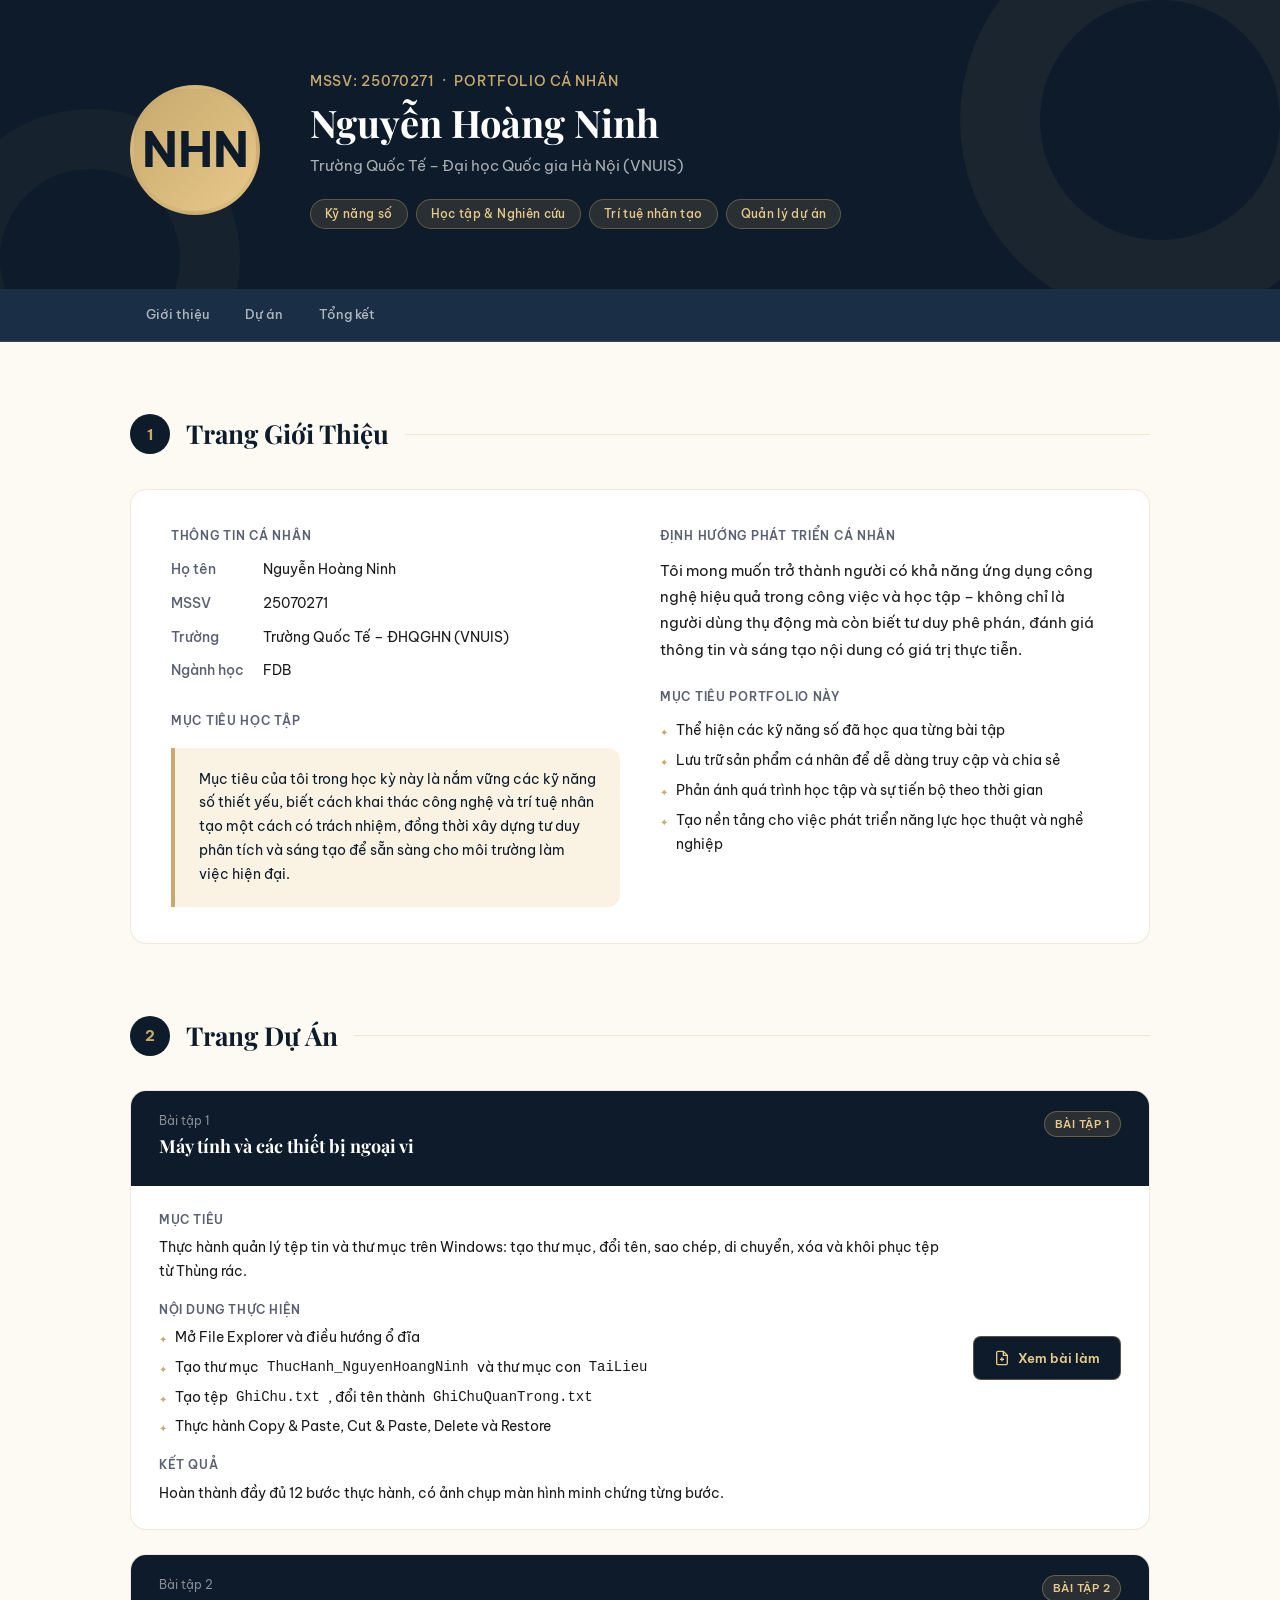
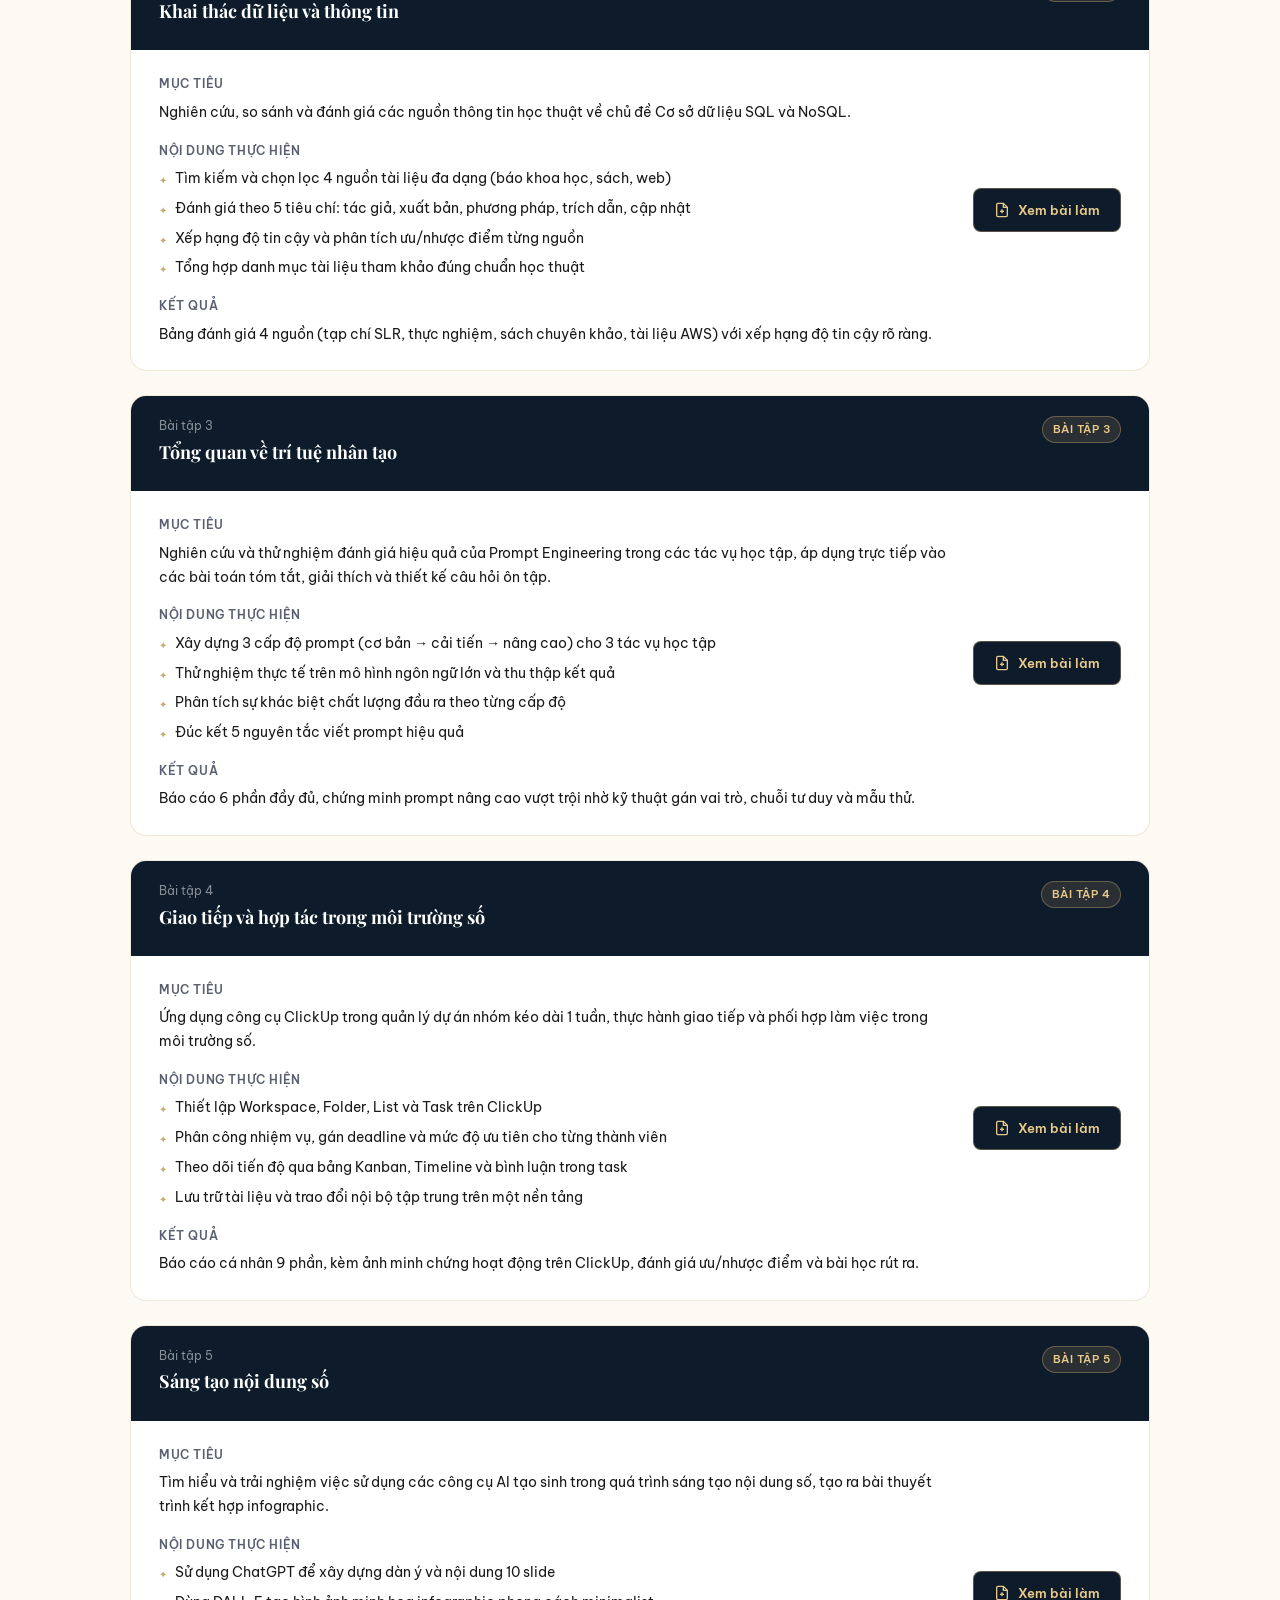
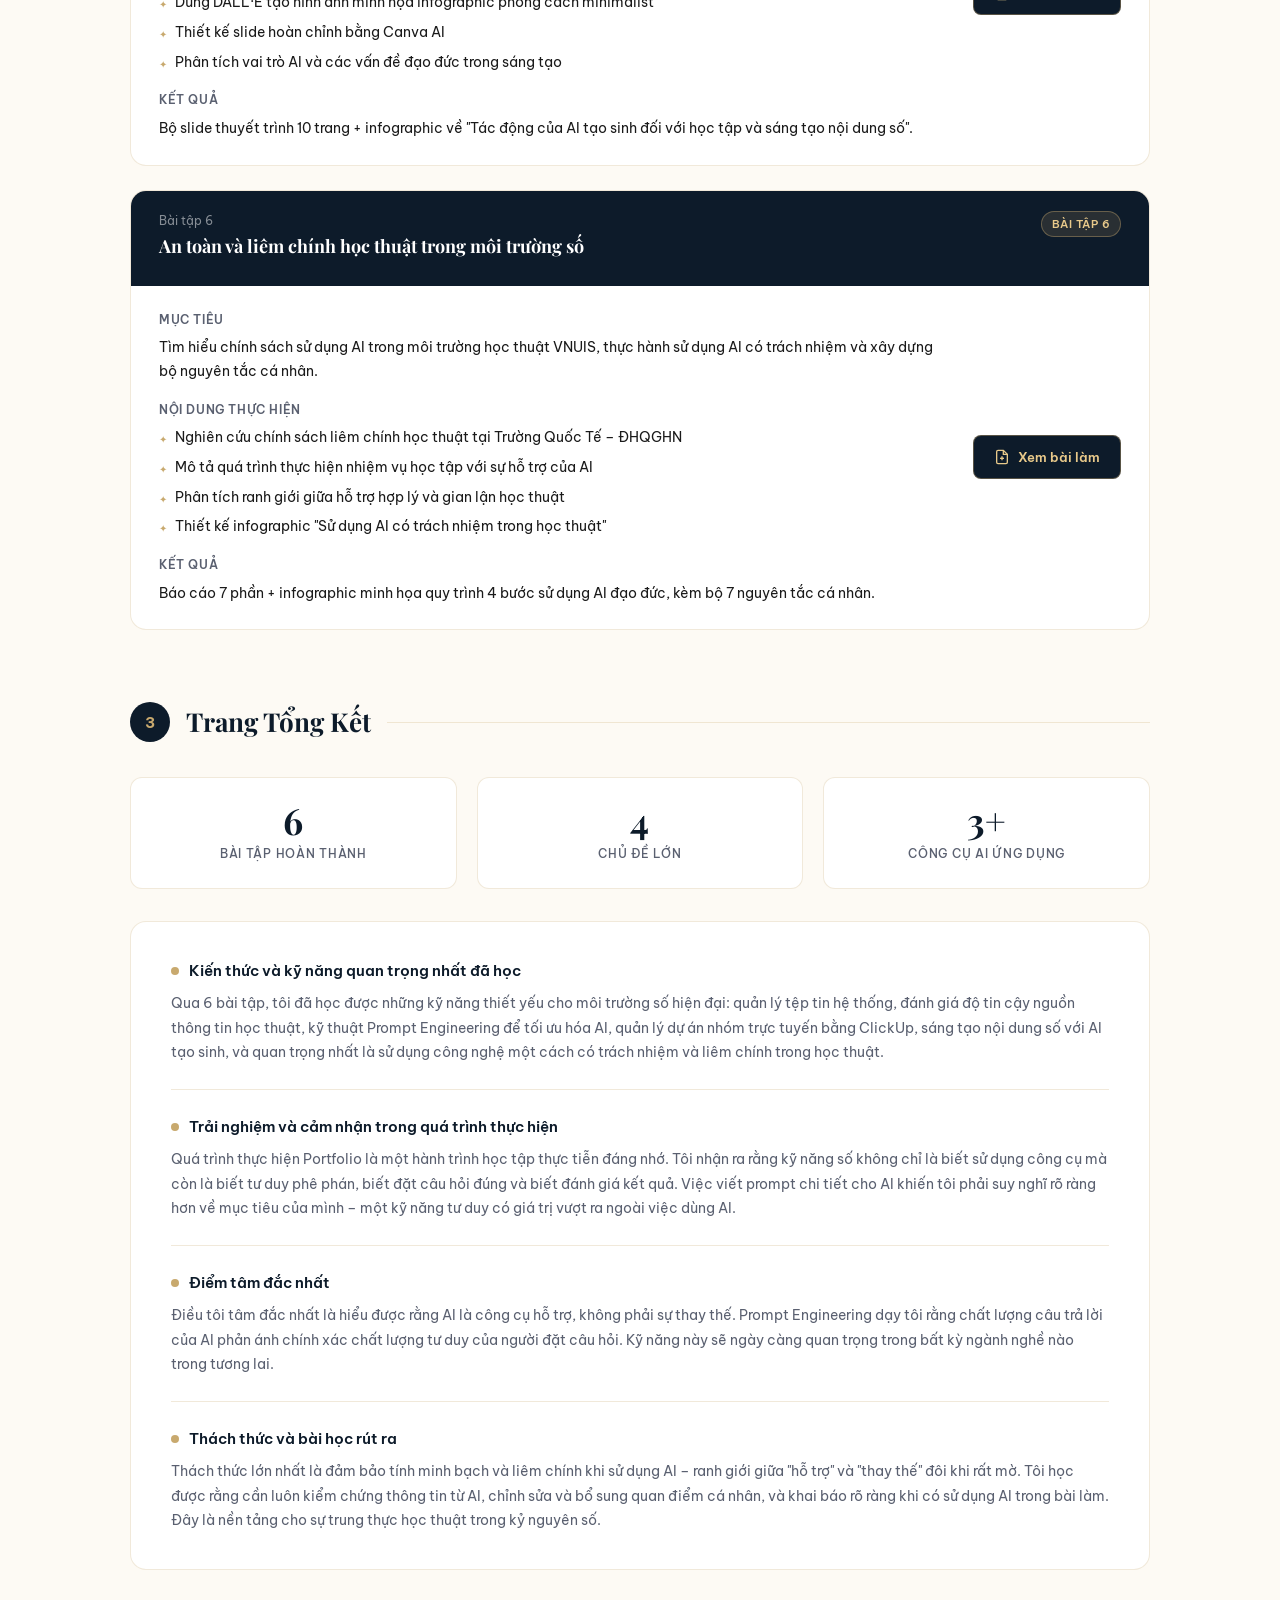
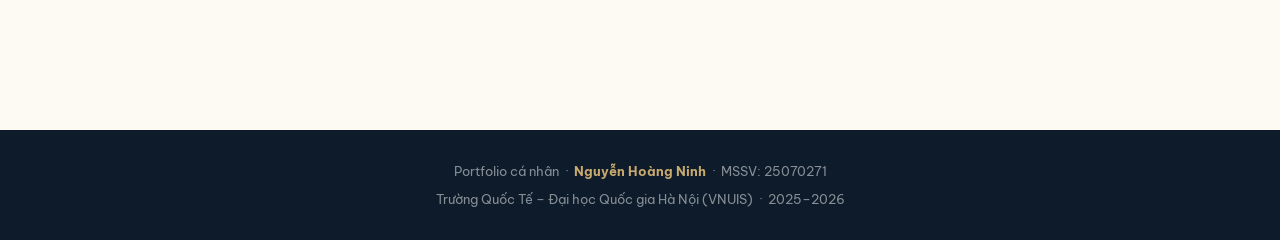
<file: Portfollio/Portfolio.html>
<!DOCTYPE html>
<html lang="vi">
<head>
<meta charset="UTF-8">
<meta name="viewport" content="width=device-width, initial-scale=1.0">
<title>Portfolio – Nguyễn Hoàng Ninh</title>
<link href="https://fonts.googleapis.com/css2?family=Be+Vietnam+Pro:wght@300;400;500;600;700&family=Playfair+Display:wght@700&display=swap" rel="stylesheet">
<style>
  *, *::before, *::after { box-sizing: border-box; margin: 0; padding: 0; }

  :root {
    --navy: #0D1B2A;
    --navy-mid: #1A2E45;
    --navy-light: #243B55;
    --gold: #C8A96E;
    --gold-light: #E8C98A;
    --gold-pale: #FAF3E4;
    --cream: #FDFAF4;
    --text: #1A1A1A;
    --text-muted: #5A6070;
    --border: rgba(200,169,110,0.25);
    --white: #FFFFFF;
  }

  html { scroll-behavior: smooth; }

  body {
    font-family: 'Be Vietnam Pro', sans-serif;
    background: var(--cream);
    color: var(--text);
    line-height: 1.7;
  }

  /* ── HEADER ── */
  header {
    background: var(--navy);
    color: white;
    position: relative;
    overflow: hidden;
    padding: 0;
  }

  .header-inner {
    max-width: 1100px;
    margin: 0 auto;
    padding: 70px 40px 60px;
    position: relative;
    z-index: 2;
    display: flex;
    align-items: center;
    gap: 50px;
  }

  .header-bg-decor {
    position: absolute;
    top: -80px; right: -80px;
    width: 400px; height: 400px;
    border: 80px solid rgba(200,169,110,0.07);
    border-radius: 50%;
    z-index: 1;
  }
  .header-bg-decor2 {
    position: absolute;
    bottom: -120px; left: -60px;
    width: 300px; height: 300px;
    border: 60px solid rgba(200,169,110,0.05);
    border-radius: 50%;
    z-index: 1;
  }

  .avatar {
    width: 130px; height: 130px;
    border-radius: 50%;
    background: linear-gradient(135deg, var(--gold) 0%, var(--gold-light) 100%);
    display: flex; align-items: center; justify-content: center;
    font-size: 48px; font-weight: 700;
    color: var(--navy);
    flex-shrink: 0;
    border: 4px solid rgba(200,169,110,0.4);
  }

  .header-text h1 {
    font-family: 'Playfair Display', serif;
    font-size: 38px;
    font-weight: 700;
    color: white;
    line-height: 1.2;
    margin-bottom: 8px;
  }

  .header-text .msv {
    font-size: 14px;
    color: var(--gold);
    letter-spacing: 0.05em;
    text-transform: uppercase;
    font-weight: 500;
    margin-bottom: 6px;
  }

  .header-text .school {
    font-size: 15px;
    color: rgba(255,255,255,0.65);
    margin-bottom: 20px;
  }

  .header-tags {
    display: flex; flex-wrap: wrap; gap: 8px;
  }

  .tag {
    background: rgba(200,169,110,0.15);
    border: 1px solid rgba(200,169,110,0.35);
    color: var(--gold-light);
    padding: 4px 14px;
    border-radius: 20px;
    font-size: 12px;
    font-weight: 500;
    letter-spacing: 0.03em;
  }

  /* ── NAV ── */
  nav {
    background: var(--navy-mid);
    border-bottom: 1px solid rgba(200,169,110,0.2);
    position: sticky;
    top: 0;
    z-index: 100;
  }

  nav ul {
    max-width: 1100px;
    margin: 0 auto;
    padding: 0 40px;
    list-style: none;
    display: flex;
    gap: 4px;
    overflow-x: auto;
  }

  nav ul li a {
    display: block;
    padding: 14px 16px;
    color: rgba(255,255,255,0.65);
    text-decoration: none;
    font-size: 13px;
    font-weight: 500;
    white-space: nowrap;
    transition: color 0.2s;
    border-bottom: 2px solid transparent;
  }

  nav ul li a:hover {
    color: var(--gold-light);
    border-bottom-color: var(--gold);
  }

  /* ── MAIN ── */
  main {
    max-width: 1100px;
    margin: 0 auto;
    padding: 0 40px 80px;
  }

  /* ── SECTIONS ── */
  section {
    margin-top: 70px;
  }

  .section-header {
    display: flex;
    align-items: center;
    gap: 16px;
    margin-bottom: 32px;
  }

  .section-number {
    width: 40px; height: 40px;
    border-radius: 50%;
    background: var(--navy);
    color: var(--gold);
    display: flex; align-items: center; justify-content: center;
    font-size: 15px;
    font-weight: 700;
    flex-shrink: 0;
  }

  .section-header h2 {
    font-family: 'Playfair Display', serif;
    font-size: 26px;
    font-weight: 700;
    color: var(--navy);
  }

  .section-line {
    flex: 1;
    height: 1px;
    background: var(--border);
  }

  /* ── ABOUT CARD ── */
  .about-card {
    background: white;
    border: 1px solid var(--border);
    border-radius: 16px;
    padding: 36px 40px;
    display: grid;
    grid-template-columns: 1fr 1fr;
    gap: 40px;
  }

  .about-card h3 {
    font-size: 15px;
    font-weight: 600;
    color: var(--navy);
    margin-bottom: 12px;
    text-transform: uppercase;
    letter-spacing: 0.06em;
    font-size: 12px;
    color: var(--text-muted);
  }

  .about-card p {
    font-size: 15px;
    color: var(--text);
    line-height: 1.75;
  }

  .info-list {
    list-style: none;
    display: flex;
    flex-direction: column;
    gap: 10px;
  }

  .info-list li {
    display: flex;
    gap: 12px;
    font-size: 14px;
  }

  .info-label {
    color: var(--text-muted);
    min-width: 80px;
    font-weight: 500;
  }

  .info-value {
    color: var(--text);
    font-weight: 400;
  }

  /* ── GOAL BOX ── */
  .goal-box {
    background: var(--gold-pale);
    border-left: 4px solid var(--gold);
    border-radius: 0 12px 12px 0;
    padding: 20px 24px;
    margin-top: 16px;
    font-size: 14px;
    color: var(--navy);
    line-height: 1.7;
  }

  /* ── PROJECT CARDS ── */
  .projects-grid {
    display: grid;
    grid-template-columns: 1fr;
    gap: 24px;
  }

  .project-card {
    background: white;
    border: 1px solid var(--border);
    border-radius: 16px;
    overflow: hidden;
    transition: box-shadow 0.25s, transform 0.2s;
  }

  .project-card:hover {
    box-shadow: 0 8px 32px rgba(13,27,42,0.1);
    transform: translateY(-2px);
  }

  .project-card-header {
    background: var(--navy);
    padding: 20px 28px;
    display: flex;
    align-items: flex-start;
    justify-content: space-between;
    gap: 16px;
  }

  .project-badge {
    background: rgba(200,169,110,0.15);
    border: 1px solid rgba(200,169,110,0.4);
    color: var(--gold-light);
    font-size: 11px;
    font-weight: 600;
    padding: 3px 10px;
    border-radius: 20px;
    letter-spacing: 0.04em;
    text-transform: uppercase;
    white-space: nowrap;
    flex-shrink: 0;
  }

  .project-title-block h3 {
    font-family: 'Playfair Display', serif;
    font-size: 18px;
    color: white;
    margin-bottom: 4px;
  }

  .project-title-block .subject {
    font-size: 12px;
    color: rgba(255,255,255,0.5);
    font-weight: 400;
  }

  .project-body {
    padding: 24px 28px;
    display: grid;
    grid-template-columns: 1fr auto;
    gap: 24px;
    align-items: start;
  }

  .project-meta {
    font-size: 12px;
    color: var(--text-muted);
    text-transform: uppercase;
    letter-spacing: 0.05em;
    font-weight: 600;
    margin-bottom: 6px;
    margin-top: 16px;
  }

  .project-meta:first-child {
    margin-top: 0;
  }

  .project-desc {
    font-size: 14px;
    color: var(--text);
    line-height: 1.7;
  }

  .project-goals {
    list-style: none;
    display: flex;
    flex-direction: column;
    gap: 6px;
  }

  .project-goals li {
    font-size: 14px;
    color: var(--text);
    display: flex;
    gap: 8px;
    align-items: flex-start;
  }

  .project-goals li::before {
    content: '✦';
    color: var(--gold);
    font-size: 10px;
    margin-top: 5px;
    flex-shrink: 0;
  }

  .btn-pdf {
    display: inline-flex;
    align-items: center;
    gap: 8px;
    background: var(--navy);
    color: var(--gold-light);
    border: 1px solid rgba(200,169,110,0.4);
    padding: 10px 20px;
    border-radius: 8px;
    font-size: 13px;
    font-weight: 600;
    text-decoration: none;
    transition: background 0.2s, transform 0.15s;
    white-space: nowrap;
    flex-shrink: 0;
    align-self: center;
  }

  .btn-pdf:hover {
    background: var(--navy-light);
    transform: scale(1.03);
  }

  .btn-pdf svg {
    flex-shrink: 0;
  }

  /* ── SUMMARY ── */
  .summary-grid {
    display: grid;
    grid-template-columns: 1fr 1fr 1fr;
    gap: 20px;
    margin-bottom: 32px;
  }

  .summary-card {
    background: white;
    border: 1px solid var(--border);
    border-radius: 12px;
    padding: 24px;
    text-align: center;
  }

  .summary-card .num {
    font-family: 'Playfair Display', serif;
    font-size: 36px;
    color: var(--navy);
    font-weight: 700;
    line-height: 1;
    margin-bottom: 6px;
  }

  .summary-card .lbl {
    font-size: 12px;
    color: var(--text-muted);
    text-transform: uppercase;
    letter-spacing: 0.06em;
    font-weight: 500;
  }

  /* ── REFLECTIONS ── */
  .reflection-card {
    background: white;
    border: 1px solid var(--border);
    border-radius: 16px;
    padding: 36px 40px;
  }

  .reflection-item {
    margin-bottom: 24px;
    padding-bottom: 24px;
    border-bottom: 1px solid var(--border);
  }

  .reflection-item:last-child {
    margin-bottom: 0;
    padding-bottom: 0;
    border-bottom: none;
  }

  .reflection-item h3 {
    font-size: 15px;
    font-weight: 600;
    color: var(--navy);
    margin-bottom: 8px;
    display: flex;
    align-items: center;
    gap: 10px;
  }

  .reflection-item h3 span.dot {
    width: 8px; height: 8px;
    border-radius: 50%;
    background: var(--gold);
    display: inline-block;
    flex-shrink: 0;
  }

  .reflection-item p {
    font-size: 14px;
    color: var(--text-muted);
    line-height: 1.75;
  }

  /* ── FOOTER ── */
  footer {
    background: var(--navy);
    color: rgba(255,255,255,0.5);
    text-align: center;
    padding: 30px 20px;
    font-size: 13px;
    margin-top: 80px;
  }

  footer strong {
    color: var(--gold);
  }

  /* ── RESPONSIVE ── */
  @media (max-width: 768px) {
    .header-inner { flex-direction: column; padding: 50px 24px 40px; gap: 24px; }
    main { padding: 0 24px 60px; }
    .about-card { grid-template-columns: 1fr; gap: 24px; padding: 24px; }
    .project-body { grid-template-columns: 1fr; }
    .summary-grid { grid-template-columns: 1fr; }
    nav ul { padding: 0 16px; }
  }
</style>
</head>
<body>

<!-- ══ HEADER ══ -->
<header>
  <div class="header-bg-decor"></div>
  <div class="header-bg-decor2"></div>
  <div class="header-inner">
    <div class="avatar">NHN</div>
    <div class="header-text">
      <div class="msv">MSSV: 25070271 &nbsp;·&nbsp; Portfolio Cá Nhân</div>
      <h1>Nguyễn Hoàng Ninh</h1>
      <div class="school">Trường Quốc Tế – Đại học Quốc gia Hà Nội (VNUIS)</div>
      <div class="header-tags">
        <span class="tag">Kỹ năng số</span>
        <span class="tag">Học tập & Nghiên cứu</span>
        <span class="tag">Trí tuệ nhân tạo</span>
        <span class="tag">Quản lý dự án</span>
      </div>
    </div>
  </div>
</header>

<!-- ══ NAV ══ -->
<nav>
  <ul>
    <li><a href="#gioi-thieu">Giới thiệu</a></li>
    <li><a href="#du-an">Dự án</a></li>
    <li><a href="#tong-ket">Tổng kết</a></li>
  </ul>
</nav>

<!-- ══ MAIN ══ -->
<main>

  <!-- 1. TRANG GIỚI THIỆU -->
  <section id="gioi-thieu">
    <div class="section-header">
      <div class="section-number">1</div>
      <h2>Trang Giới Thiệu</h2>
      <div class="section-line"></div>
    </div>

    <div class="about-card">
      <div>
        <h3>Thông tin cá nhân</h3>
        <ul class="info-list">
          <li><span class="info-label">Họ tên</span><span class="info-value">Nguyễn Hoàng Ninh</span></li>
          <li><span class="info-label">MSSV</span><span class="info-value">25070271</span></li>
          <li><span class="info-label">Trường</span><span class="info-value">Trường Quốc Tế – ĐHQGHN (VNUIS)</span></li>
          <li><span class="info-label">Ngành học</span><span class="info-value">FDB</span></li>
        </ul>

        <div style="margin-top: 28px;">
          <h3>Mục tiêu học tập</h3>
          <div class="goal-box">
            Mục tiêu của tôi trong học kỳ này là nắm vững các kỹ năng số thiết yếu, biết cách khai thác công nghệ và trí tuệ nhân tạo một cách có trách nhiệm, đồng thời xây dựng tư duy phân tích và sáng tạo để sẵn sàng cho môi trường làm việc hiện đại.
          </div>
        </div>
      </div>

      <div>
        <h3>Định hướng phát triển cá nhân</h3>
        <p>Tôi mong muốn trở thành người có khả năng ứng dụng công nghệ hiệu quả trong công việc và học tập – không chỉ là người dùng thụ động mà còn biết tư duy phê phán, đánh giá thông tin và sáng tạo nội dung có giá trị thực tiễn.</p>

        <div style="margin-top: 24px;">
          <h3>Mục tiêu Portfolio này</h3>
          <ul class="project-goals" style="margin-top: 8px;">
            <li>Thể hiện các kỹ năng số đã học qua từng bài tập</li>
            <li>Lưu trữ sản phẩm cá nhân để dễ dàng truy cập và chia sẻ</li>
            <li>Phản ánh quá trình học tập và sự tiến bộ theo thời gian</li>
            <li>Tạo nền tảng cho việc phát triển năng lực học thuật và nghề nghiệp</li>
          </ul>
        </div>
      </div>
    </div>
  </section>

  <!-- 2. TRANG DỰ ÁN -->
  <section id="du-an">
    <div class="section-header">
      <div class="section-number">2</div>
      <h2>Trang Dự Án</h2>
      <div class="section-line"></div>
    </div>

    <div class="projects-grid">

      <!-- BÀI 1 -->
      <div class="project-card">
        <div class="project-card-header">
          <div class="project-title-block">
            <div class="subject">Bài tập 1</div>
            <h3>Máy tính và các thiết bị ngoại vi</h3>
          </div>
          <span class="project-badge">Bài tập 1</span>
        </div>
        <div class="project-body">
          <div>
            <div class="project-meta">Mục tiêu</div>
            <p class="project-desc">Thực hành quản lý tệp tin và thư mục trên Windows: tạo thư mục, đổi tên, sao chép, di chuyển, xóa và khôi phục tệp từ Thùng rác.</p>
            <div class="project-meta">Nội dung thực hiện</div>
            <ul class="project-goals">
              <li>Mở File Explorer và điều hướng ổ đĩa</li>
              <li>Tạo thư mục <code>ThucHanh_NguyenHoangNinh</code> và thư mục con <code>TaiLieu</code></li>
              <li>Tạo tệp <code>GhiChu.txt</code>, đổi tên thành <code>GhiChuQuanTrong.txt</code></li>
              <li>Thực hành Copy & Paste, Cut & Paste, Delete và Restore</li>
            </ul>
            <div class="project-meta">Kết quả</div>
            <p class="project-desc">Hoàn thành đầy đủ 12 bước thực hành, có ảnh chụp màn hình minh chứng từng bước.</p>
          </div>
          <a class="btn-pdf" href="Bai_1.pdf" target="_blank">
            <svg width="16" height="16" viewBox="0 0 24 24" fill="none" stroke="currentColor" stroke-width="2"><path d="M14 2H6a2 2 0 0 0-2 2v16a2 2 0 0 0 2 2h12a2 2 0 0 0 2-2V8z"/><polyline points="14 2 14 8 20 8"/><line x1="12" y1="11" x2="12" y2="17"/><line x1="9" y1="14" x2="15" y2="14"/></svg>
            Xem bài làm
          </a>
        </div>
      </div>

      <!-- BÀI 2 -->
      <div class="project-card">
        <div class="project-card-header">
          <div class="project-title-block">
            <div class="subject">Bài tập 2</div>
            <h3>Khai thác dữ liệu và thông tin</h3>
          </div>
          <span class="project-badge">Bài tập 2</span>
        </div>
        <div class="project-body">
          <div>
            <div class="project-meta">Mục tiêu</div>
            <p class="project-desc">Nghiên cứu, so sánh và đánh giá các nguồn thông tin học thuật về chủ đề Cơ sở dữ liệu SQL và NoSQL.</p>
            <div class="project-meta">Nội dung thực hiện</div>
            <ul class="project-goals">
              <li>Tìm kiếm và chọn lọc 4 nguồn tài liệu đa dạng (báo khoa học, sách, web)</li>
              <li>Đánh giá theo 5 tiêu chí: tác giả, xuất bản, phương pháp, trích dẫn, cập nhật</li>
              <li>Xếp hạng độ tin cậy và phân tích ưu/nhược điểm từng nguồn</li>
              <li>Tổng hợp danh mục tài liệu tham khảo đúng chuẩn học thuật</li>
            </ul>
            <div class="project-meta">Kết quả</div>
            <p class="project-desc">Bảng đánh giá 4 nguồn (tạp chí SLR, thực nghiệm, sách chuyên khảo, tài liệu AWS) với xếp hạng độ tin cậy rõ ràng.</p>
          </div>
          <a class="btn-pdf" href="Bai_2.pdf" target="_blank">
            <svg width="16" height="16" viewBox="0 0 24 24" fill="none" stroke="currentColor" stroke-width="2"><path d="M14 2H6a2 2 0 0 0-2 2v16a2 2 0 0 0 2 2h12a2 2 0 0 0 2-2V8z"/><polyline points="14 2 14 8 20 8"/><line x1="12" y1="11" x2="12" y2="17"/><line x1="9" y1="14" x2="15" y2="14"/></svg>
            Xem bài làm
          </a>
        </div>
      </div>

      <!-- BÀI 3 -->
      <div class="project-card">
        <div class="project-card-header">
          <div class="project-title-block">
            <div class="subject">Bài tập 3</div>
            <h3>Tổng quan về trí tuệ nhân tạo</h3>
          </div>
          <span class="project-badge">Bài tập 3</span>
        </div>
        <div class="project-body">
          <div>
            <div class="project-meta">Mục tiêu</div>
            <p class="project-desc">Nghiên cứu và thử nghiệm đánh giá hiệu quả của Prompt Engineering trong các tác vụ học tập, áp dụng trực tiếp vào các bài toán tóm tắt, giải thích và thiết kế câu hỏi ôn tập.</p>
            <div class="project-meta">Nội dung thực hiện</div>
            <ul class="project-goals">
              <li>Xây dựng 3 cấp độ prompt (cơ bản → cải tiến → nâng cao) cho 3 tác vụ học tập</li>
              <li>Thử nghiệm thực tế trên mô hình ngôn ngữ lớn và thu thập kết quả</li>
              <li>Phân tích sự khác biệt chất lượng đầu ra theo từng cấp độ</li>
              <li>Đúc kết 5 nguyên tắc viết prompt hiệu quả</li>
            </ul>
            <div class="project-meta">Kết quả</div>
            <p class="project-desc">Báo cáo 6 phần đầy đủ, chứng minh prompt nâng cao vượt trội nhờ kỹ thuật gán vai trò, chuỗi tư duy và mẫu thử.</p>
          </div>
          <a class="btn-pdf" href="Bai_3.pdf" target="_blank">
            <svg width="16" height="16" viewBox="0 0 24 24" fill="none" stroke="currentColor" stroke-width="2"><path d="M14 2H6a2 2 0 0 0-2 2v16a2 2 0 0 0 2 2h12a2 2 0 0 0 2-2V8z"/><polyline points="14 2 14 8 20 8"/><line x1="12" y1="11" x2="12" y2="17"/><line x1="9" y1="14" x2="15" y2="14"/></svg>
            Xem bài làm
          </a>
        </div>
      </div>

      <!-- BÀI 4 -->
      <div class="project-card">
        <div class="project-card-header">
          <div class="project-title-block">
            <div class="subject">Bài tập 4</div>
            <h3>Giao tiếp và hợp tác trong môi trường số</h3>
          </div>
          <span class="project-badge">Bài tập 4</span>
        </div>
        <div class="project-body">
          <div>
            <div class="project-meta">Mục tiêu</div>
            <p class="project-desc">Ứng dụng công cụ ClickUp trong quản lý dự án nhóm kéo dài 1 tuần, thực hành giao tiếp và phối hợp làm việc trong môi trường số.</p>
            <div class="project-meta">Nội dung thực hiện</div>
            <ul class="project-goals">
              <li>Thiết lập Workspace, Folder, List và Task trên ClickUp</li>
              <li>Phân công nhiệm vụ, gán deadline và mức độ ưu tiên cho từng thành viên</li>
              <li>Theo dõi tiến độ qua bảng Kanban, Timeline và bình luận trong task</li>
              <li>Lưu trữ tài liệu và trao đổi nội bộ tập trung trên một nền tảng</li>
            </ul>
            <div class="project-meta">Kết quả</div>
            <p class="project-desc">Báo cáo cá nhân 9 phần, kèm ảnh minh chứng hoạt động trên ClickUp, đánh giá ưu/nhược điểm và bài học rút ra.</p>
          </div>
          <a class="btn-pdf" href="Bai_4.pdf" target="_blank">
            <svg width="16" height="16" viewBox="0 0 24 24" fill="none" stroke="currentColor" stroke-width="2"><path d="M14 2H6a2 2 0 0 0-2 2v16a2 2 0 0 0 2 2h12a2 2 0 0 0 2-2V8z"/><polyline points="14 2 14 8 20 8"/><line x1="12" y1="11" x2="12" y2="17"/><line x1="9" y1="14" x2="15" y2="14"/></svg>
            Xem bài làm
          </a>
        </div>
      </div>

      <!-- BÀI 5 -->
      <div class="project-card">
        <div class="project-card-header">
          <div class="project-title-block">
            <div class="subject">Bài tập 5</div>
            <h3>Sáng tạo nội dung số</h3>
          </div>
          <span class="project-badge">Bài tập 5</span>
        </div>
        <div class="project-body">
          <div>
            <div class="project-meta">Mục tiêu</div>
            <p class="project-desc">Tìm hiểu và trải nghiệm việc sử dụng các công cụ AI tạo sinh trong quá trình sáng tạo nội dung số, tạo ra bài thuyết trình kết hợp infographic.</p>
            <div class="project-meta">Nội dung thực hiện</div>
            <ul class="project-goals">
              <li>Sử dụng ChatGPT để xây dựng dàn ý và nội dung 10 slide</li>
              <li>Dùng DALL·E tạo hình ảnh minh họa infographic phong cách minimalist</li>
              <li>Thiết kế slide hoàn chỉnh bằng Canva AI</li>
              <li>Phân tích vai trò AI và các vấn đề đạo đức trong sáng tạo</li>
            </ul>
            <div class="project-meta">Kết quả</div>
            <p class="project-desc">Bộ slide thuyết trình 10 trang + infographic về "Tác động của AI tạo sinh đối với học tập và sáng tạo nội dung số".</p>
          </div>
          <a class="btn-pdf" href="Bai_5.pdf" target="_blank">
            <svg width="16" height="16" viewBox="0 0 24 24" fill="none" stroke="currentColor" stroke-width="2"><path d="M14 2H6a2 2 0 0 0-2 2v16a2 2 0 0 0 2 2h12a2 2 0 0 0 2-2V8z"/><polyline points="14 2 14 8 20 8"/><line x1="12" y1="11" x2="12" y2="17"/><line x1="9" y1="14" x2="15" y2="14"/></svg>
            Xem bài làm
          </a>
        </div>
      </div>

      <!-- BÀI 6 -->
      <div class="project-card">
        <div class="project-card-header">
          <div class="project-title-block">
            <div class="subject">Bài tập 6</div>
            <h3>An toàn và liêm chính học thuật trong môi trường số</h3>
          </div>
          <span class="project-badge">Bài tập 6</span>
        </div>
        <div class="project-body">
          <div>
            <div class="project-meta">Mục tiêu</div>
            <p class="project-desc">Tìm hiểu chính sách sử dụng AI trong môi trường học thuật VNUIS, thực hành sử dụng AI có trách nhiệm và xây dựng bộ nguyên tắc cá nhân.</p>
            <div class="project-meta">Nội dung thực hiện</div>
            <ul class="project-goals">
              <li>Nghiên cứu chính sách liêm chính học thuật tại Trường Quốc Tế – ĐHQGHN</li>
              <li>Mô tả quá trình thực hiện nhiệm vụ học tập với sự hỗ trợ của AI</li>
              <li>Phân tích ranh giới giữa hỗ trợ hợp lý và gian lận học thuật</li>
              <li>Thiết kế infographic "Sử dụng AI có trách nhiệm trong học thuật"</li>
            </ul>
            <div class="project-meta">Kết quả</div>
            <p class="project-desc">Báo cáo 7 phần + infographic minh họa quy trình 4 bước sử dụng AI đạo đức, kèm bộ 7 nguyên tắc cá nhân.</p>
          </div>
          <a class="btn-pdf" href="Bai_6.pdf" target="_blank">
            <svg width="16" height="16" viewBox="0 0 24 24" fill="none" stroke="currentColor" stroke-width="2"><path d="M14 2H6a2 2 0 0 0-2 2v16a2 2 0 0 0 2 2h12a2 2 0 0 0 2-2V8z"/><polyline points="14 2 14 8 20 8"/><line x1="12" y1="11" x2="12" y2="17"/><line x1="9" y1="14" x2="15" y2="14"/></svg>
            Xem bài làm
          </a>
        </div>
      </div>

    </div>
  </section>

  <!-- 3. TRANG TỔNG KẾT -->
  <section id="tong-ket">
    <div class="section-header">
      <div class="section-number">3</div>
      <h2>Trang Tổng Kết</h2>
      <div class="section-line"></div>
    </div>

    <div class="summary-grid">
      <div class="summary-card">
        <div class="num">6</div>
        <div class="lbl">Bài tập hoàn thành</div>
      </div>
      <div class="summary-card">
        <div class="num">4</div>
        <div class="lbl">Chủ đề lớn</div>
      </div>
      <div class="summary-card">
        <div class="num">3+</div>
        <div class="lbl">Công cụ AI ứng dụng</div>
      </div>
    </div>

    <div class="reflection-card">
      <div class="reflection-item">
        <h3><span class="dot"></span>Kiến thức và kỹ năng quan trọng nhất đã học</h3>
        <p>Qua 6 bài tập, tôi đã học được những kỹ năng thiết yếu cho môi trường số hiện đại: quản lý tệp tin hệ thống, đánh giá độ tin cậy nguồn thông tin học thuật, kỹ thuật Prompt Engineering để tối ưu hóa AI, quản lý dự án nhóm trực tuyến bằng ClickUp, sáng tạo nội dung số với AI tạo sinh, và quan trọng nhất là sử dụng công nghệ một cách có trách nhiệm và liêm chính trong học thuật.</p>
      </div>

      <div class="reflection-item">
        <h3><span class="dot"></span>Trải nghiệm và cảm nhận trong quá trình thực hiện</h3>
        <p>Quá trình thực hiện Portfolio là một hành trình học tập thực tiễn đáng nhớ. Tôi nhận ra rằng kỹ năng số không chỉ là biết sử dụng công cụ mà còn là biết tư duy phê phán, biết đặt câu hỏi đúng và biết đánh giá kết quả. Việc viết prompt chi tiết cho AI khiến tôi phải suy nghĩ rõ ràng hơn về mục tiêu của mình – một kỹ năng tư duy có giá trị vượt ra ngoài việc dùng AI.</p>
      </div>

      <div class="reflection-item">
        <h3><span class="dot"></span>Điểm tâm đắc nhất</h3>
        <p>Điều tôi tâm đắc nhất là hiểu được rằng AI là công cụ hỗ trợ, không phải sự thay thế. Prompt Engineering dạy tôi rằng chất lượng câu trả lời của AI phản ánh chính xác chất lượng tư duy của người đặt câu hỏi. Kỹ năng này sẽ ngày càng quan trọng trong bất kỳ ngành nghề nào trong tương lai.</p>
      </div>

      <div class="reflection-item">
        <h3><span class="dot"></span>Thách thức và bài học rút ra</h3>
        <p>Thách thức lớn nhất là đảm bảo tính minh bạch và liêm chính khi sử dụng AI – ranh giới giữa "hỗ trợ" và "thay thế" đôi khi rất mờ. Tôi học được rằng cần luôn kiểm chứng thông tin từ AI, chỉnh sửa và bổ sung quan điểm cá nhân, và khai báo rõ ràng khi có sử dụng AI trong bài làm. Đây là nền tảng cho sự trung thực học thuật trong kỷ nguyên số.</p>
      </div>
    </div>
  </section>

</main>

<!-- ══ FOOTER ══ -->
<footer>
  <p>Portfolio cá nhân &nbsp;·&nbsp; <strong>Nguyễn Hoàng Ninh</strong> &nbsp;·&nbsp; MSSV: 25070271</p>
  <p style="margin-top: 6px;">Trường Quốc Tế – Đại học Quốc gia Hà Nội (VNUIS) &nbsp;·&nbsp; 2025–2026</p>
</footer>

</body>
</html>
</file>
